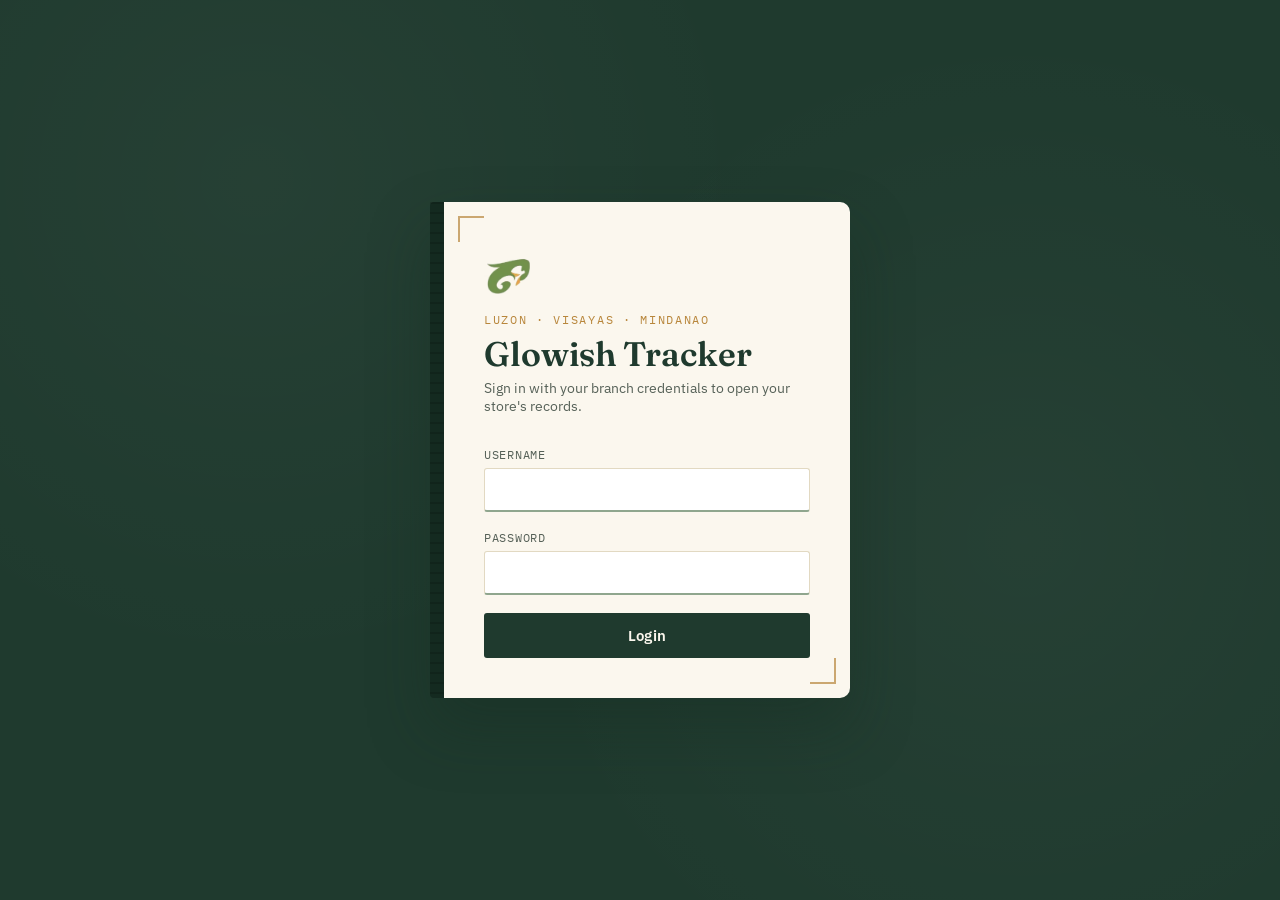
<file: index.html>
<!DOCTYPE html>
<html lang="en">
<head>
  <meta charset="UTF-8" />
  <meta name="viewport" content="width=device-width, initial-scale=1.0" />
  <title>Sign in — Glowish Tracker</title>
  <link rel="stylesheet" href="css/styles.css" />
</head>
<body>
  <div class="login-wrap">
    <form class="book" id="login-form" autocomplete="off">
      <div class="book-corner tl"></div>
      <div class="book-corner br"></div>

      <img src="img/logo.png" alt="Glowish Tracker" class="book-logo" />
      <p class="book-eyebrow">Luzon &middot; Visayas &middot; Mindanao</p>
      <h1 class="book-title">Glowish Tracker</h1>
      <p class="book-subtitle">Sign in with your branch credentials to open your store's records.</p>

      <div class="form-warning" id="config-warning" hidden>
        This site isn’t connected to a spreadsheet yet. Set <code>API_URL</code> in <code>js/config.js</code>.
      </div>

      <div class="form-error" id="login-error" hidden></div>

      <div class="field">
        <label for="username">Username</label>
        <input type="text" id="username" name="username" required autocomplete="username" />
      </div>

      <div class="field">
        <label for="password">Password</label>
        <input type="password" id="password" name="password" required autocomplete="current-password" />
      </div>

      <button type="submit" class="btn-primary" id="login-submit">Login</button>
    </form>
  </div>

  <script src="js/config.js"></script>
  <script src="js/api.js"></script>
  <script src="js/auth.js"></script>
</body>
</html>
</file>
<file: css/styles.css>
@import url('https://fonts.googleapis.com/css2?family=Fraunces:opsz,wght@9..144,400;9..144,600;9..144,700&family=IBM+Plex+Sans:wght@400;500;600&family=IBM+Plex+Mono:wght@400;500&display=swap');

:root {
  --cover: #1F3A2E;
  --cover-dark: #142A20;
  --paper: #FBF7EE;
  --paper-line: #E2D9C2;
  --ink: #1C2A24;
  --ink-soft: #566158;
  --brass: #B8863B;
  --brass-light: #D9AE63;
  --rule-red: #A13D2E;
  --sage: #8FA68E;
  --shadow: rgba(20, 42, 32, 0.35);

  --font-display: 'Fraunces', serif;
  --font-body: 'IBM Plex Sans', sans-serif;
  --font-mono: 'IBM Plex Mono', monospace;
}

* { box-sizing: border-box; }

html, body {
  margin: 0;
  min-height: 100%;
}

body {
  font-family: var(--font-body);
  color: var(--ink);
  background: var(--cover);
  background-image:
    radial-gradient(circle at 20% 20%, rgba(255,255,255,0.03), transparent 40%),
    radial-gradient(circle at 80% 60%, rgba(255,255,255,0.03), transparent 45%);
}

a { color: inherit; }

button {
  font-family: var(--font-body);
  cursor: pointer;
}

:focus-visible {
  outline: 2px solid var(--brass-light);
  outline-offset: 2px;
}

/* ---------- LOGIN PAGE ---------- */

.login-wrap {
  min-height: 100vh;
  display: flex;
  align-items: center;
  justify-content: center;
  padding: 32px 16px;
}

.book {
  width: 100%;
  max-width: 420px;
  background: var(--paper);
  border-radius: 4px 10px 10px 4px;
  box-shadow: 0 30px 60px var(--shadow), 0 2px 0 rgba(255,255,255,0.05) inset;
  position: relative;
  padding: 48px 40px 40px;
  border-left: 14px solid var(--cover-dark);
}

.book::before {
  content: '';
  position: absolute;
  left: -14px;
  top: 0;
  bottom: 0;
  width: 14px;
  background: repeating-linear-gradient(
    to bottom,
    rgba(0,0,0,0.15) 0,
    rgba(0,0,0,0.15) 2px,
    transparent 2px,
    transparent 10px
  );
}

.book-corner {
  position: absolute;
  width: 26px;
  height: 26px;
  border: 2px solid var(--brass);
  opacity: 0.7;
}
.book-corner.tl { top: 14px; left: 14px; border-right: none; border-bottom: none; }
.book-corner.br { bottom: 14px; right: 14px; border-left: none; border-top: none; }

.book-logo {
  display: block;
  height: 44px;
  margin: 0 0 18px;
}

.book-eyebrow {
  font-family: var(--font-mono);
  font-size: 12px;
  letter-spacing: 0.14em;
  text-transform: uppercase;
  color: var(--brass);
  margin: 0 0 6px;
}

.book-title {
  font-family: var(--font-display);
  font-weight: 600;
  font-size: 34px;
  margin: 0 0 4px;
  color: var(--cover);
}

.book-subtitle {
  font-size: 14px;
  color: var(--ink-soft);
  margin: 0 0 32px;
}

.field {
  margin-bottom: 18px;
}

.field label {
  display: block;
  font-size: 12px;
  font-family: var(--font-mono);
  letter-spacing: 0.06em;
  text-transform: uppercase;
  color: var(--ink-soft);
  margin-bottom: 6px;
}

.field input, .field select {
  width: 100%;
  padding: 11px 12px;
  border: 1px solid var(--paper-line);
  border-bottom: 2px solid var(--sage);
  border-radius: 3px;
  background: #fff;
  font-family: var(--font-mono);
  font-size: 15px;
  color: var(--ink);
}

.field input:focus, .field select:focus {
  border-bottom-color: var(--brass);
}

.field input:read-only {
  background: var(--paper-line);
  color: var(--ink-soft);
  cursor: not-allowed;
}

.btn-primary {
  width: 100%;
  padding: 13px;
  background: var(--cover);
  color: var(--paper);
  border: none;
  border-radius: 3px;
  font-size: 15px;
  font-weight: 600;
  letter-spacing: 0.02em;
  transition: background 0.15s ease;
}
.btn-primary:hover { background: var(--cover-dark); }
.btn-primary:disabled { opacity: 0.6; cursor: default; }

.form-error {
  background: #FBE9E5;
  color: var(--rule-red);
  border: 1px solid var(--rule-red);
  padding: 10px 12px;
  border-radius: 3px;
  font-size: 13px;
  margin-bottom: 16px;
}

.form-warning {
  background: #FDF2DC;
  color: #7A5518;
  border: 1px solid var(--brass);
  padding: 10px 12px;
  border-radius: 3px;
  font-size: 13px;
  margin-bottom: 16px;
}

/* ---------- DASHBOARD ---------- */

.dash-wrap {
  min-height: 100vh;
  padding: 28px 20px 60px;
  max-width: 1100px;
  margin: 0 auto;
}

.dash-header {
  display: flex;
  align-items: center;
  justify-content: space-between;
  color: var(--paper);
  padding: 4px 4px 20px;
}

.dash-brand {
  display: flex;
  align-items: baseline;
  gap: 12px;
}

.dash-logo {
  height: 26px;
  align-self: center;
}

.dash-brand .mark {
  font-family: var(--font-display);
  font-size: 22px;
  font-weight: 700;
  color: var(--brass-light);
}

.dash-store {
  font-family: var(--font-mono);
  font-size: 13px;
  color: rgba(251,247,238,0.75);
}

#store-name { color: var(--paper); font-weight: 600; }

.logout-btn {
  background: transparent;
  border: 1px solid rgba(251,247,238,0.4);
  color: var(--paper);
  padding: 8px 16px;
  border-radius: 3px;
  font-size: 13px;
}
.logout-btn:hover { border-color: var(--brass-light); color: var(--brass-light); }

/* Tab dividers styled like physical ledger index tabs */
.tabs {
  display: flex;
  gap: 6px;
  padding: 0 4px;
}

.tab {
  font-family: var(--font-mono);
  font-size: 13px;
  letter-spacing: 0.04em;
  padding: 12px 18px 10px;
  border: none;
  border-radius: 8px 8px 0 0;
  background: var(--sage);
  color: var(--cover-dark);
  opacity: 0.75;
  transform: translateY(6px);
  transition: transform 0.15s ease, opacity 0.15s ease;
}
.tab:nth-child(2) { background: var(--brass-light); }
.tab:nth-child(3) { background: #C97F6E; }
.tab:nth-child(4) { background: #9FB8C4; }
.tab:nth-child(5) { background: #A8B89A; }
.tab:nth-child(6) { background: #C9A5D9; }

.tab.active {
  opacity: 1;
  transform: translateY(0);
  font-weight: 600;
  box-shadow: 0 -2px 8px rgba(0,0,0,0.15);
}

.page {
  background: var(--paper);
  border-radius: 0 6px 6px 6px;
  box-shadow: 0 30px 60px var(--shadow);
  min-height: 60vh;
}

.page-panel {
  display: none;
  padding: 32px 36px 40px;
  position: relative;
}

.page-panel.active { display: block; }

.page-panel::before {
  /* ledger margin rule */
  content: '';
  position: absolute;
  left: 14px;
  top: 0;
  bottom: 0;
  width: 1px;
  background: var(--rule-red);
  opacity: 0.3;
}

.panel-head {
  display: flex;
  align-items: baseline;
  justify-content: space-between;
  margin-bottom: 18px;
}

.panel-title {
  font-family: var(--font-display);
  font-size: 24px;
  font-weight: 600;
  color: var(--cover);
  margin: 0;
}

.panel-meta {
  font-family: var(--font-mono);
  font-size: 12px;
  color: var(--ink-soft);
}

.refresh-btn {
  background: transparent;
  border: 1px solid var(--paper-line);
  color: var(--ink-soft);
  font-family: var(--font-mono);
  font-size: 12px;
  padding: 6px 12px;
  border-radius: 4px;
}
.refresh-btn:hover { border-color: var(--brass); color: var(--brass); }

.status-line {
  font-family: var(--font-mono);
  font-size: 12px;
  color: var(--ink-soft);
  min-height: 16px;
  margin: 0 0 12px;
}
.status-line.error { color: var(--rule-red); }

.table-scroll {
  overflow-x: auto;
  margin-bottom: 28px;
}

table.ledger-table {
  width: 100%;
  border-collapse: collapse;
  font-family: var(--font-mono);
  font-size: 13px;
  min-width: 640px;
}

.ledger-table thead th {
  text-align: left;
  font-size: 11px;
  letter-spacing: 0.05em;
  text-transform: uppercase;
  color: var(--ink-soft);
  border-bottom: 2px solid var(--cover);
  padding: 8px 10px;
}

.ledger-table tbody td {
  padding: 9px 10px;
  border-bottom: 1px solid var(--paper-line);
}

.ledger-table tbody tr:hover { background: rgba(184,134,59,0.06); }

.ledger-table .num { text-align: right; font-variant-numeric: tabular-nums; }

.empty-row {
  text-align: center;
  color: var(--ink-soft);
  font-style: italic;
  padding: 18px !important;
}

.pager {
  display: flex;
  align-items: center;
  justify-content: center;
  gap: 16px;
  margin: 4px 0 24px;
}

.pager-btn {
  background: #fff;
  border: 1px solid var(--paper-line);
  color: var(--ink);
  font-family: var(--font-mono);
  font-size: 12px;
  padding: 7px 14px;
  border-radius: 4px;
}
.pager-btn:hover:not(:disabled) { border-color: var(--brass); color: var(--brass); }
.pager-btn:disabled { opacity: 0.4; cursor: default; }

.pager-label {
  font-family: var(--font-mono);
  font-size: 12px;
  color: var(--ink-soft);
}

.entry-form {
  border-top: 1px dashed var(--paper-line);
  padding-top: 22px;
}

.entry-form h3 {
  font-family: var(--font-display);
  font-size: 16px;
  color: var(--cover);
  margin: 0 0 14px;
}

.form-grid {
  display: grid;
  grid-template-columns: repeat(auto-fit, minmax(160px, 1fr));
  gap: 14px 16px;
  margin-bottom: 16px;
}

.form-grid .field { margin-bottom: 0; }
.form-grid .field.wide { grid-column: 1 / -1; }

.btn-secondary {
  background: var(--brass);
  color: #fff;
  border: none;
  padding: 10px 20px;
  border-radius: 3px;
  font-size: 13px;
  font-weight: 600;
}
.btn-secondary:hover { background: #9F7130; }

.row-actions {
  white-space: nowrap;
}

.link-btn {
  background: none;
  border: none;
  padding: 0;
  font-family: var(--font-mono);
  font-size: 12px;
  color: var(--ink-soft);
  text-decoration: underline;
  text-underline-offset: 2px;
  cursor: pointer;
}
.link-btn:hover { color: var(--brass); }
.link-btn.delete-btn:hover { color: var(--rule-red); }
.link-btn + .link-btn { margin-left: 10px; }

.form-actions {
  display: flex;
  align-items: center;
  gap: 12px;
}

.segmented {
  display: inline-flex;
  border: 1px solid var(--paper-line);
  border-radius: 4px;
  overflow: hidden;
  margin-bottom: 18px;
}

.segmented input { display: none; }

.segmented label {
  padding: 7px 16px;
  font-family: var(--font-mono);
  font-size: 12px;
  color: var(--ink-soft);
  cursor: pointer;
  background: #fff;
}

.segmented input:checked + label {
  background: var(--cover);
  color: var(--paper);
}

/* ---------- ADMIN DASHBOARD ---------- */

.admin-badge {
  font-family: var(--font-mono);
  font-size: 10px;
  letter-spacing: 0.08em;
  text-transform: uppercase;
  color: var(--cover-dark);
  background: var(--brass-light);
  padding: 3px 9px;
  border-radius: 20px;
  margin-left: 10px;
  vertical-align: middle;
}

.refresh-timestamp {
  font-family: var(--font-mono);
  font-size: 11px;
  color: rgba(251,247,238,0.55);
  margin-top: 2px;
}

.header-actions {
  display: flex;
  align-items: center;
  gap: 10px;
}

/* KPI cards on the Overview tab */
.kpi-grid {
  display: grid;
  grid-template-columns: repeat(auto-fit, minmax(220px, 1fr));
  gap: 16px;
  margin-bottom: 32px;
}

.kpi-card {
  background: #fff;
  border: 1px solid var(--paper-line);
  border-left: 4px solid var(--brass);
  border-radius: 4px;
  padding: 18px 20px;
  min-width: 0;
  overflow: hidden;
}

.kpi-card .kpi-label {
  font-family: var(--font-mono);
  font-size: 11px;
  letter-spacing: 0.06em;
  text-transform: uppercase;
  color: var(--ink-soft);
  margin: 0 0 8px;
}

.kpi-card .kpi-value {
  font-family: var(--font-display);
  font-size: clamp(15px, 1.8vw, 26px);
  font-weight: 600;
  color: var(--cover);
  margin: 0;
  white-space: nowrap;
  overflow: hidden;
  text-overflow: ellipsis;
  line-height: 1.15;
}

.kpi-card .kpi-sub {
  font-family: var(--font-mono);
  font-size: 11px;
  color: var(--sage);
  margin: 4px 0 0;
}

.overview-section-title {
  font-family: var(--font-display);
  font-size: 17px;
  color: var(--cover);
  margin: 0 0 12px;
}

/* region breakdown mini table on Overview */
.region-breakdown {
  display: grid;
  grid-template-columns: repeat(auto-fit, minmax(220px, 1fr));
  gap: 14px;
  margin-bottom: 8px;
}

.region-card {
  background: #fff;
  border: 1px solid var(--paper-line);
  border-radius: 4px;
  padding: 14px 16px;
  min-width: 0;
  overflow: hidden;
}

.region-card h4 {
  font-family: var(--font-mono);
  font-size: 12px;
  letter-spacing: 0.05em;
  text-transform: uppercase;
  color: var(--brass);
  margin: 0 0 8px;
}

.region-card ul {
  list-style: none;
  margin: 0;
  padding: 0;
  font-family: var(--font-mono);
  font-size: 12px;
  color: var(--ink-soft);
}

.region-card li {
  display: flex;
  justify-content: space-between;
  align-items: baseline;
  flex-wrap: wrap;
  gap: 2px 8px;
  padding: 3px 0;
}

.region-card li span:last-child {
  white-space: nowrap;
  overflow: hidden;
  text-overflow: ellipsis;
  text-align: right;
}

/* Search box shared by admin table tabs */
.search-box {
  position: relative;
  margin-bottom: 16px;
}

.search-box input {
  width: 100%;
  max-width: 340px;
  padding: 9px 14px 9px 34px;
  border: 1px solid var(--paper-line);
  border-radius: 20px;
  font-family: var(--font-body);
  font-size: 13px;
  color: var(--ink);
  background: #fff;
}

.search-box input:focus { border-color: var(--brass); }

.search-box::before {
  content: '\1F50D';
  position: absolute;
  left: 13px;
  top: 50%;
  transform: translateY(-50%);
  font-size: 12px;
  opacity: 0.5;
  pointer-events: none;
}

.search-count {
  font-family: var(--font-mono);
  font-size: 11px;
  color: var(--ink-soft);
  margin-left: 10px;
}

.region-pill {
  display: inline-block;
  font-family: var(--font-mono);
  font-size: 10px;
  letter-spacing: 0.03em;
  padding: 2px 8px;
  border-radius: 10px;
  background: var(--sage);
  color: var(--cover-dark);
}

/* Reports tab */
.report-controls {
  display: flex;
  align-items: flex-end;
  gap: 16px;
  flex-wrap: wrap;
  margin-bottom: 24px;
  padding-bottom: 22px;
  border-bottom: 1px dashed var(--paper-line);
}

.report-controls .field { margin-bottom: 0; }

.report-range-label {
  font-family: var(--font-mono);
  font-size: 12px;
  color: var(--ink-soft);
  padding-bottom: 11px;
}

.report-block {
  margin-bottom: 36px;
}

.report-block-head {
  display: flex;
  align-items: baseline;
  justify-content: space-between;
  margin-bottom: 12px;
}

.report-block-head h3 {
  font-family: var(--font-display);
  font-size: 18px;
  color: var(--cover);
  margin: 0;
}

.report-total-row td {
  font-weight: 600;
  border-top: 2px solid var(--cover) !important;
  background: rgba(184,134,59,0.06);
}

.overall-total-box {
  display: inline-block;
  margin-top: 14px;
  padding: 10px 18px;
  background: #FDF2DC;
  border: 1px solid var(--brass);
  border-radius: 4px;
  font-family: var(--font-mono);
  font-weight: 600;
  color: var(--cover-dark);
}

/* ---------- Remarks (Ledger / Inventory) ---------- */

.remarks-cell {
  white-space: nowrap;
}

.remarks-preview {
  color: var(--ink-soft);
  font-size: 12px;
  margin-right: 8px;
}

/* ---------- Modal ---------- */

.modal-overlay {
  position: fixed;
  inset: 0;
  background: rgba(20, 38, 29, 0.55);
  display: flex;
  align-items: center;
  justify-content: center;
  z-index: 1000;
  padding: 20px;
}

.modal-box {
  background: var(--paper);
  border-radius: 6px;
  max-width: 480px;
  width: 100%;
  max-height: 80vh;
  overflow-y: auto;
  box-shadow: 0 30px 60px rgba(0,0,0,0.4);
}

.modal-head {
  display: flex;
  align-items: center;
  justify-content: space-between;
  padding: 16px 20px;
  border-bottom: 1px solid var(--paper-line);
}

.modal-head h3 {
  font-family: var(--font-display);
  font-size: 17px;
  color: var(--cover);
  margin: 0;
}

.modal-close {
  background: none;
  border: none;
  font-size: 22px;
  line-height: 1;
  color: var(--ink-soft);
  cursor: pointer;
  padding: 0 4px;
}
.modal-close:hover { color: var(--rule-red); }

.modal-body {
  padding: 18px 20px 22px;
  font-family: var(--font-body);
  font-size: 14px;
  color: var(--ink);
  white-space: pre-wrap;
  word-break: break-word;
}

/* ---------- Warehouse tabs (Inventory) ---------- */

.warehouse-tab-bar {
  display: flex;
  flex-wrap: wrap;
  gap: 8px;
  align-items: center;
  margin-bottom: 16px;
}

.warehouse-tab-btn {
  font-family: var(--font-mono);
  font-size: 12px;
  padding: 7px 16px;
  border: 1px solid var(--paper-line);
  border-radius: 20px;
  background: #fff;
  color: var(--ink-soft);
}

.warehouse-tab-btn.active {
  background: var(--cover);
  border-color: var(--cover);
  color: var(--paper);
  font-weight: 600;
}

.warehouse-tab-btn:hover:not(.active) { border-color: var(--brass); color: var(--brass); }

.add-warehouse-btn {
  font-family: var(--font-mono);
  font-size: 12px;
  padding: 7px 14px;
  border: 1px dashed var(--brass);
  border-radius: 20px;
  background: transparent;
  color: var(--brass);
}
.add-warehouse-btn:hover { background: rgba(184,134,59,0.08); }

/* ---------- Low stock ---------- */

.low-stock-row td {
  background: rgba(161, 61, 46, 0.08) !important;
  color: var(--rule-red);
}

.low-stock-row .remarks-preview { color: var(--rule-red); }

.kpi-card.kpi-clickable {
  cursor: pointer;
  transition: box-shadow 0.15s ease, transform 0.15s ease;
}
.kpi-card.kpi-clickable:hover {
  box-shadow: 0 8px 20px rgba(0,0,0,0.12);
  transform: translateY(-2px);
}

.low-stock-banner {
  display: flex;
  align-items: center;
  justify-content: space-between;
  background: #FBE9E5;
  border: 1px solid var(--rule-red);
  color: var(--rule-red);
  padding: 10px 16px;
  border-radius: 4px;
  margin-bottom: 18px;
  font-family: var(--font-mono);
  font-size: 12px;
}

.low-stock-banner button {
  background: none;
  border: 1px solid var(--rule-red);
  color: var(--rule-red);
  border-radius: 4px;
  padding: 5px 12px;
  font-family: var(--font-mono);
  font-size: 11px;
}
.low-stock-banner button:hover { background: var(--rule-red); color: #fff; }

/* ---------- Insurance (owner only) ---------- */

.month-tab-bar {
  display: flex;
  flex-wrap: wrap;
  gap: 6px;
  margin-bottom: 18px;
}

.month-tab-btn {
  font-family: var(--font-mono);
  font-size: 11px;
  padding: 6px 12px;
  border: 1px solid var(--paper-line);
  border-radius: 4px;
  background: #fff;
  color: var(--ink-soft);
}
.month-tab-btn.active {
  background: var(--brass);
  border-color: var(--brass);
  color: #fff;
  font-weight: 600;
}
.month-tab-btn:hover:not(.active) { border-color: var(--brass); color: var(--brass); }

.owner-only-note {
  font-family: var(--font-mono);
  font-size: 11px;
  color: var(--sage);
  margin: -8px 0 18px;
}

@media (max-width: 640px) {
  .book { padding: 36px 24px 32px; }
  .page-panel { padding: 24px 18px 32px; }
  .page-panel::before { left: 6px; opacity: 0.2; }
  .dash-header { flex-direction: column; align-items: flex-start; gap: 12px; }
  .tabs { flex-wrap: wrap; }
  .kpi-grid, .region-breakdown { grid-template-columns: 1fr 1fr; }
  .search-box input { max-width: 100%; }
  .report-controls { flex-direction: column; align-items: stretch; }
  .modal-box { max-height: 90vh; }
}

/* ---- User manual (help.html) + Help link in dashboard headers ---- */
.help-link {
  display: inline-block;
  background: transparent;
  border: 1px solid rgba(251,247,238,0.4);
  color: var(--paper);
  padding: 8px 16px;
  border-radius: 3px;
  font-size: 13px;
  text-decoration: none;
  margin-right: 8px;
}
.help-link:hover { border-color: var(--brass-light); color: var(--brass-light); }

.manual-intro { color: var(--ink-soft); margin: 0 0 18px; max-width: 70ch; }

.manual-toc {
  display: flex;
  flex-wrap: wrap;
  gap: 8px 14px;
  align-items: center;
  padding: 14px 16px;
  margin-bottom: 26px;
  background: #fff;
  border: 1px solid var(--paper-line);
  border-left: 4px solid var(--brass);
  border-radius: 4px;
  font-size: 13px;
}
.manual-toc strong { font-family: var(--font-mono); font-size: 11px; letter-spacing: 0.06em; text-transform: uppercase; color: var(--ink-soft); width: 100%; }
.manual-toc a { color: var(--cover); text-decoration: none; border-bottom: 1px dotted var(--brass); }
.manual-toc a:hover { color: var(--brass); }

.manual-section { margin: 0 0 28px; padding-bottom: 22px; border-bottom: 1px dashed var(--paper-line); max-width: 78ch; scroll-margin-top: 16px; }
.manual-section[hidden] { display: none; }
.manual-section h3 { font-family: var(--font-display); font-size: 19px; color: var(--cover); margin: 0 0 10px; }
.manual-section p, .manual-section li, .manual-section dd { line-height: 1.6; }
.manual-section ol, .manual-section ul { padding-left: 22px; }
.manual-section li { margin-bottom: 6px; }
.manual-note { background: #fff; border: 1px solid var(--paper-line); border-radius: 4px; padding: 10px 14px; font-size: 13px; color: var(--ink-soft); }
.manual-tag { font-family: var(--font-mono); font-size: 10px; letter-spacing: 0.05em; text-transform: uppercase; background: var(--brass); color: #fff; padding: 2px 8px; border-radius: 10px; vertical-align: middle; margin-left: 6px; }
.manual-red { color: var(--rule-red); font-weight: 600; }
.manual-faq dt { font-weight: 600; margin-top: 12px; color: var(--cover); }
.manual-faq dd { margin: 4px 0 0; }
.manual code, .manual kbd { font-family: var(--font-mono); font-size: 12px; background: #fff; border: 1px solid var(--paper-line); border-radius: 3px; padding: 1px 5px; }

/* ---- Inventory compact table + detail modal ---- */
.modal-box.modal-wide { max-width: 640px; }
.detail-grid { display: grid; grid-template-columns: 1fr 1fr; gap: 12px 18px; }
.detail-item { display: flex; flex-direction: column; gap: 2px; min-width: 0; }
.detail-item.wide { grid-column: 1 / -1; }
.detail-label { font-family: var(--font-mono); font-size: 11px; letter-spacing: 0.05em; text-transform: uppercase; color: var(--ink-soft); }
.detail-value { overflow-wrap: anywhere; white-space: pre-wrap; }
.detail-actions { display: flex; gap: 10px; flex-wrap: wrap; margin-top: 18px; }
.inv-edit-form .field label { display: flex; flex-direction: column; gap: 4px; }
.inv-edit-form .form-grid { display: grid; grid-template-columns: 1fr 1fr; gap: 12px 14px; }
.inv-edit-form .field.wide { grid-column: 1 / -1; }
.inv-edit-form input[readonly] { background: #f1ecdd; color: var(--ink-soft); }
.inventory-compact td, .inventory-compact th { white-space: nowrap; }
.inventory-compact td:nth-child(3) { white-space: normal; min-width: 120px; }
@media (max-width: 640px) {
  .detail-grid, .inv-edit-form .form-grid { grid-template-columns: 1fr; }
  .inventory-compact th, .inventory-compact td { padding: 8px 6px; font-size: 12px; }
}

/* ---------- Activity monitoring (admin) ---------- */
.activity-table td.nowrap, .activity-table th { white-space: nowrap; }
.activity-filters { margin-bottom: 10px; }
.act-badge { display: inline-block; padding: 2px 10px; border-radius: 999px; font-size: 12px; font-weight: 600; border: 1px solid transparent; }
.act-add { background: #e6f4ea; color: #1e6b3a; border-color: #b9dfc6; }
.act-edit { background: #fff4d6; color: #8a6100; border-color: #ecd593; }
.act-delete { background: #fde8e6; color: #a32a20; border-color: #f2bbb5; }
.detail-subhead { margin: 16px 0 8px; font-size: 14px; }
.activity-detail-table td, .activity-detail-table th { white-space: normal; word-break: break-word; }
@media (max-width: 640px) {
  .activity-table th, .activity-table td { padding: 8px 6px; font-size: 13px; }
}

/* Activity button in header (next to Help) */
.activity-btn {
  background: var(--brass, #c9a24b);
  border: 1px solid var(--brass-light, #e0bd6a);
  color: #1f3b2f;
  font-weight: 700;
  padding: 8px 16px;
  border-radius: 3px;
  font-size: 13px;
  cursor: pointer;
  margin-right: 8px;
  box-shadow: 0 0 0 0 rgba(224,189,106,.6);
}
.activity-btn:hover { background: var(--brass-light, #e0bd6a); }
.activity-btn.active { background: #fbf7ee; color: #1f3b2f; box-shadow: 0 0 0 3px rgba(224,189,106,.55); }

/* Inventory export bar (admin) */
.inv-export-bar { align-items: flex-end; gap: 12px; margin: 10px 0 12px; }
.inv-export-check { display: flex; align-items: center; gap: 6px; font-size: 13px; padding-bottom: 8px; }
</file>
